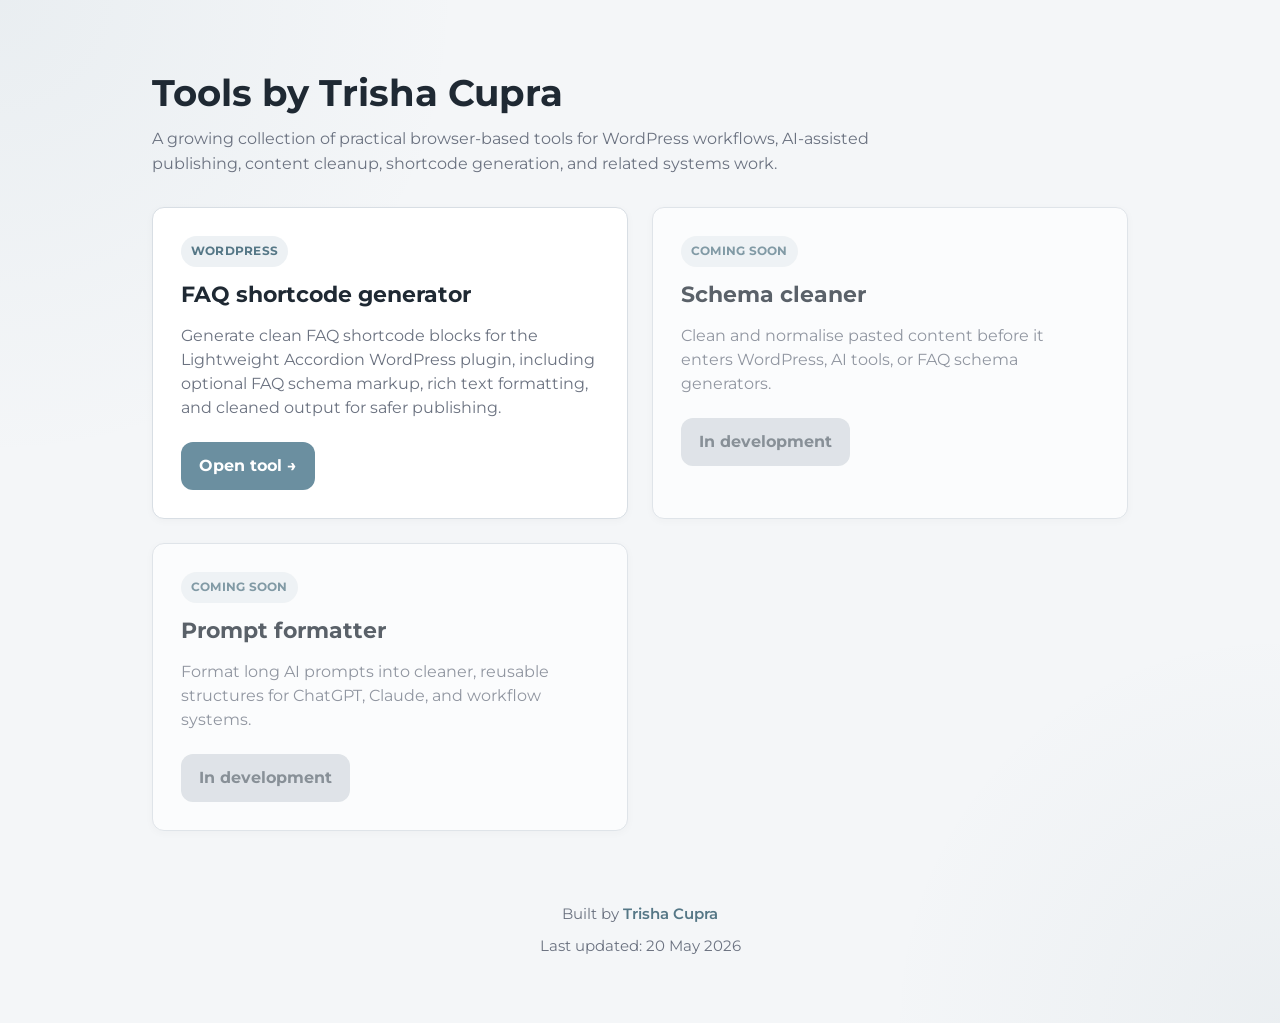
<file: index.html>
<!DOCTYPE html>
<html lang="en">
<head>
  <meta charset="UTF-8" />
  <meta name="viewport" content="width=device-width, initial-scale=1.0" />

  <title>Tools by Trisha Cupra | Practical Tools for WordPress & AI Workflows</title>

  <meta name="description" content="A growing collection of practical browser-based tools by Trisha Cupra for WordPress workflows, AI-assisted content creation, schema generation, and cleaner publishing systems.">
  <meta name="author" content="Trisha Cupra">

  <meta property="og:title" content="Tools by Trisha Cupra">
  <meta property="og:description" content="Practical browser-based tools for WordPress, AI workflows, schema generation, and content systems.">
  <meta property="og:type" content="website">
  <meta property="og:url" content="https://tools.tcupra.com/">

  <meta name="twitter:card" content="summary_large_image">
  <meta name="twitter:title" content="Tools by Trisha Cupra">
  <meta name="twitter:description" content="Practical browser-based tools for WordPress and AI-assisted publishing workflows.">

  <link rel="canonical" href="https://tools.tcupra.com/">

  <link rel="preconnect" href="https://fonts.googleapis.com">
  <link rel="preconnect" href="https://fonts.gstatic.com" crossorigin>

  <link href="https://fonts.googleapis.com/css2?family=Montserrat:wght@400;500;600;700&display=swap" rel="stylesheet">

  <link rel="stylesheet" href="/style.css">
</head>

<body class="home">
  <div class="container">
    <h1>Tools by Trisha Cupra</h1>

    <p class="intro">
      A growing collection of practical browser-based tools for WordPress workflows, AI-assisted publishing, content cleanup, shortcode generation, and related systems work.
    </p>

    <div class="tools-grid">
      <article class="tool-card">
        <div class="tag">WordPress</div>

        <h2>FAQ shortcode generator</h2>

        <p>
          Generate clean FAQ shortcode blocks for the Lightweight Accordion WordPress plugin, including optional FAQ schema markup, rich text formatting, and cleaned output for safer publishing.
        </p>

        <a class="tool-link" href="/faq-shortcode-generator/">
          Open tool →
        </a>
      </article>

      <article class="tool-card coming-soon">
        <div class="tag">Coming soon</div>

        <h2>Schema cleaner</h2>

        <p>
          Clean and normalise pasted content before it enters WordPress, AI tools, or FAQ schema generators.
        </p>

        <span class="tool-link">
          In development
        </span>
      </article>

      <article class="tool-card coming-soon">
        <div class="tag">Coming soon</div>

        <h2>Prompt formatter</h2>

        <p>
          Format long AI prompts into cleaner, reusable structures for ChatGPT, Claude, and workflow systems.
        </p>

        <span class="tool-link">
          In development
        </span>
      </article>
    </div>

    <footer class="site-footer">
      <p>
        Built by
        <a href="https://tcupra.com/" target="_blank" rel="noopener noreferrer">
          Trisha Cupra
        </a>
      </p>

      <p>
        Last updated: 20 May 2026
      </p>
    </footer>
  </div>
</body>
</html>
</file>
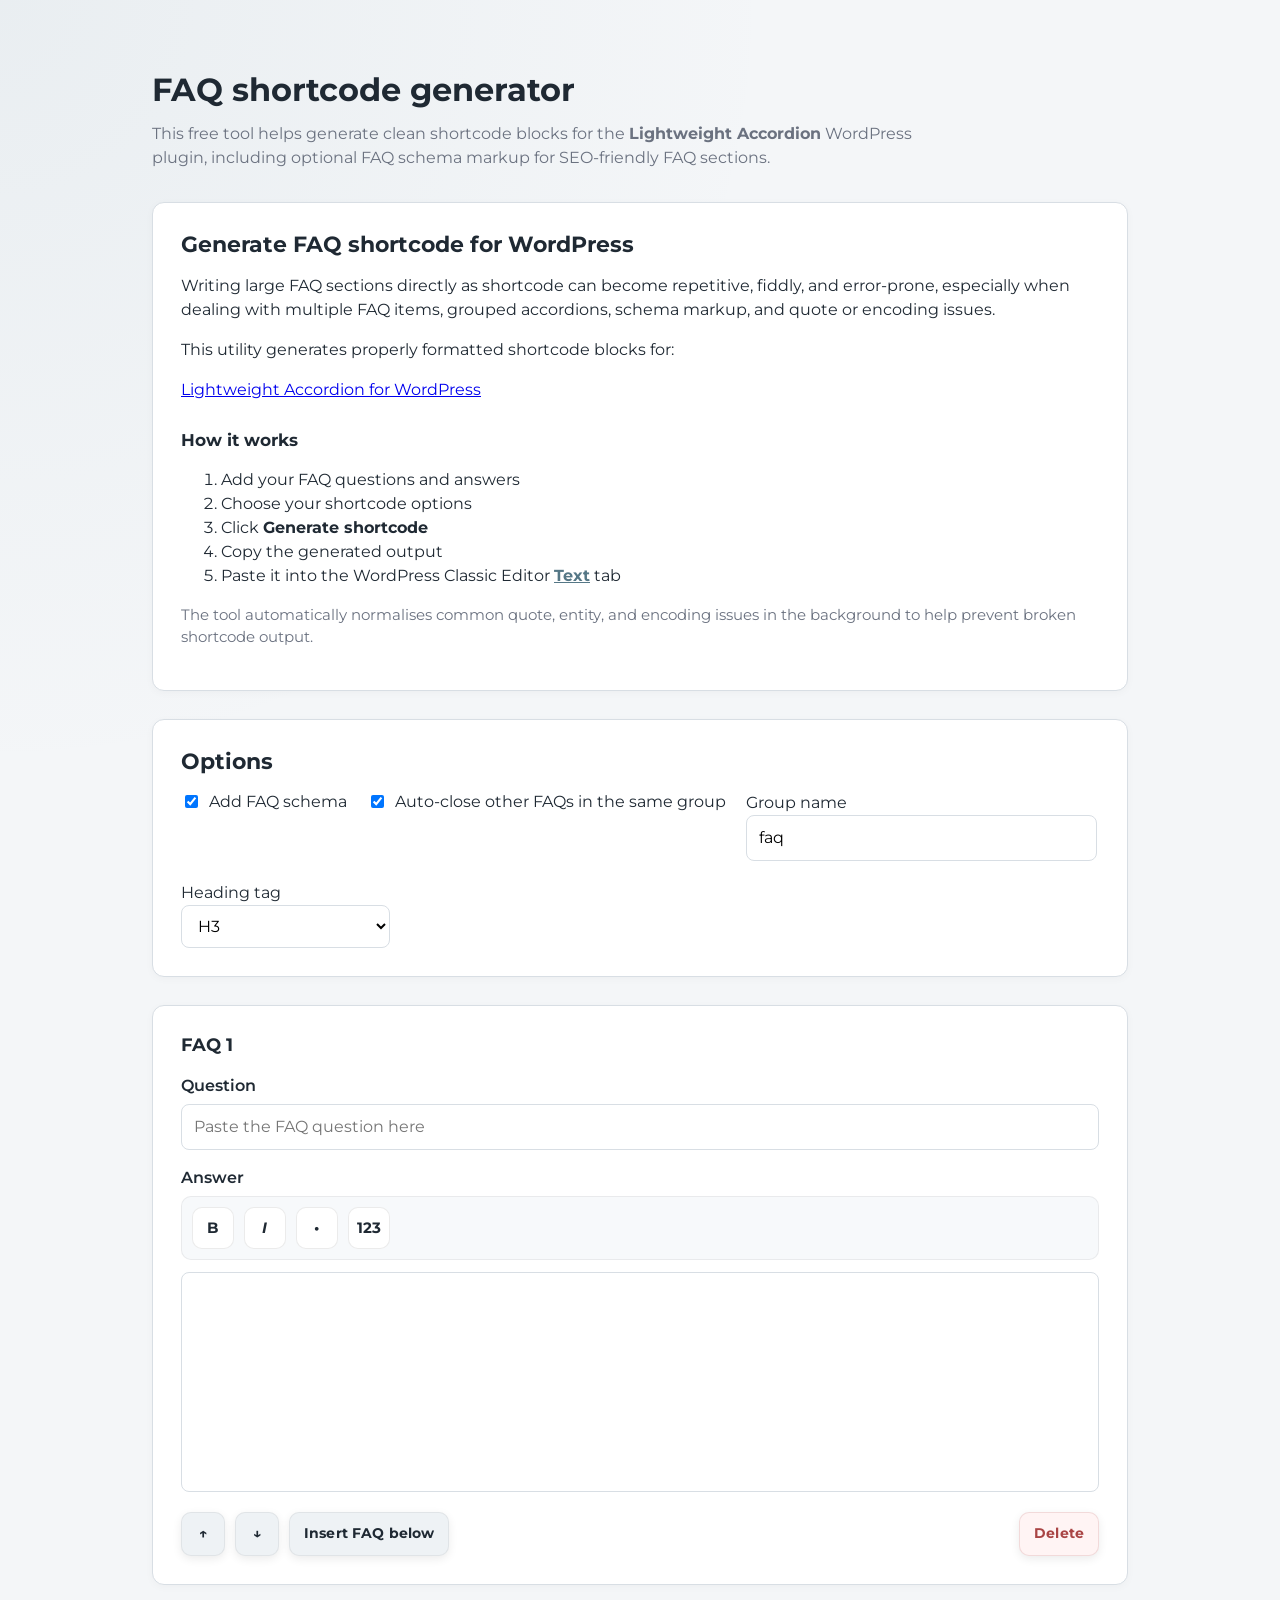
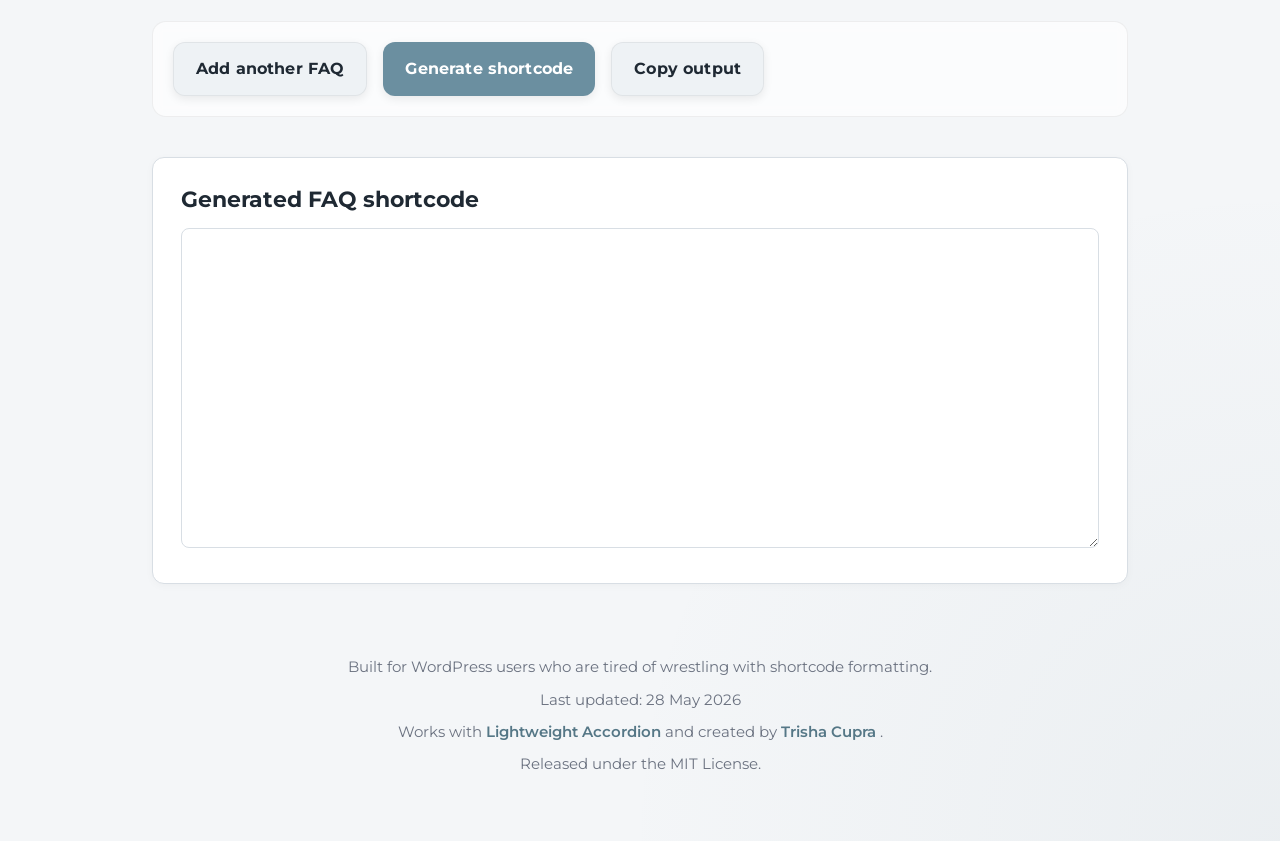
<file: faq-shortcode-generator/index.html>
<!DOCTYPE html>
<html lang="en">
<head>
  <meta charset="UTF-8" />
  <meta name="viewport" content="width=device-width, initial-scale=1.0" />

  <title>FAQ Shortcode Generator for Lightweight Accordion | Trisha Cupra</title>

  <meta name="description" content="Generate clean FAQ shortcode blocks for the Lightweight Accordion WordPress plugin, including optional FAQ schema markup and cleaned rich text formatting.">
  <meta name="keywords" content="FAQ shortcode generator, Lightweight Accordion, WordPress FAQ plugin, FAQ schema generator, shortcode tool, WordPress accordion FAQ">
  <meta name="author" content="Trisha Cupra">

  <meta property="og:title" content="FAQ Shortcode Generator for Lightweight Accordion">
  <meta property="og:description" content="Generate clean FAQ shortcode blocks for WordPress with optional FAQ schema markup and cleaned formatting.">
  <meta property="og:type" content="website">
  <meta property="og:url" content="https://tools.tcupra.com/faq-shortcode-generator/">

  <meta name="twitter:card" content="summary_large_image">
  <meta name="twitter:title" content="FAQ Shortcode Generator for Lightweight Accordion">
  <meta name="twitter:description" content="Generate clean FAQ shortcode blocks for WordPress with optional FAQ schema markup.">

  <link rel="canonical" href="https://tools.tcupra.com/faq-shortcode-generator/">

  <link rel="preconnect" href="https://fonts.googleapis.com">
  <link rel="preconnect" href="https://fonts.gstatic.com" crossorigin>

  <link href="https://fonts.googleapis.com/css2?family=Montserrat:wght@400;500;600;700&display=swap" rel="stylesheet">

  <link rel="stylesheet" href="/style.css">
</head>

<body class="tool-page faq-shortcode-generator">
  <div class="container">
    <h1>FAQ shortcode generator</h1>

    <p class="intro">
      This free tool helps generate clean shortcode blocks for the <strong>Lightweight Accordion</strong> WordPress plugin, including optional FAQ schema markup for SEO-friendly FAQ sections.
    </p>

    <div class="card">
      <h2>Generate FAQ shortcode for WordPress</h2>
      <p>Writing large FAQ sections directly as shortcode can become repetitive, fiddly, and error-prone, especially when dealing with multiple FAQ items, grouped accordions, schema markup, and quote or encoding issues.</p>
      <p>This utility generates properly formatted shortcode blocks for:</p>
      <p><a href="https://wordpress.org/plugins/lightweight-accordion/" target="_blank" rel="noopener noreferrer">Lightweight Accordion for WordPress</a></p>
      <h3>How it works</h3>
      <ol>
        <li>Add your FAQ questions and answers</li>
        <li>Choose your shortcode options</li>
        <li>Click <strong>Generate shortcode</strong></li>
        <li>Copy the generated output</li>
        <li>Paste it into the WordPress Classic Editor <strong><span class="inline-image-link" id="openTextTabModal">Text</span></strong> tab</li>
      </ol>
      <p class="muted">The tool automatically normalises common quote, entity, and encoding issues in the background to help prevent broken shortcode output.</p>
    </div>

    <div class="card">
      <h2>Options</h2>
      <div class="options-row">
        <label class="checkbox-label"><input type="checkbox" id="includeSchema" checked> Add FAQ schema</label>
        <label class="checkbox-label"><input type="checkbox" id="includeGroup" checked> Auto-close other FAQs in the same group</label>
        <label>Group name <input type="text" id="groupName" value="faq"></label>
        <label>Heading tag
          <select id="headingTag">
            <option value="h3" selected>H3</option>
            <option value="h2">H2</option>
            <option value="h4">H4</option>
            <option value="">Default</option>
          </select>
        </label>
      </div>
    </div>

    <div id="faqContainer"></div>
    <div id="validationError" class="validation-error"></div>

    <div class="actions">
      <button type="button" class="secondary" id="addFaqBtn">Add another FAQ</button>
      <button type="button" id="generateBtn">Generate shortcode</button>
      <button type="button" class="secondary" id="copyBtn">Copy output</button>
    </div>

    <div class="card">
      <h2>Generated FAQ shortcode</h2>
      <textarea id="output" class="output" readonly></textarea>
    </div>

    <footer class="site-footer">
      <p>
        Built for WordPress users who are tired of wrestling with shortcode formatting.
      </p>

      <p>
        Last updated: 28 May 2026
      </p>

      <p>
        Works with
        <a href="https://wordpress.org/plugins/lightweight-accordion/" target="_blank" rel="noopener noreferrer">
          Lightweight Accordion
        </a>
        and created by
        <a href="https://tcupra.com" target="_blank" rel="noopener noreferrer">
          Trisha Cupra
        </a>.
      </p>

      <p>
        Released under the MIT License.
      </p>
    </footer>
  </div>

  <div class="image-modal" id="textTabModal" aria-hidden="true">
    <div class="image-modal-content" role="dialog" aria-modal="true" aria-label="WordPress Classic Editor Text tab reminder">
      <button type="button" class="close-modal" id="closeTextTabModal" aria-label="Close image modal">×</button>

      <div class="modal-note">
        <p>
          <strong>Important:</strong> Paste generated FAQ shortcode into the WordPress Classic Editor <strong>Text</strong> tab, not the <strong>Visual</strong> tab.
        </p>

        <p>
          The Visual editor may automatically alter shortcode formatting and affect FAQ schema output.
        </p>
      </div>

      <img
        src="images/wp-classic-editor-tabs.png"
        alt="WordPress Classic Editor showing the Visual tab and Text tab, with a reminder to paste generated shortcodes into the Text tab."
      >
    </div>
  </div>

  <template id="faqTemplate">
    <div class="card faq-card">
      <h2></h2>
      <div class="field">
        <label>Question</label>
        <input type="text" class="question" placeholder="Paste the FAQ question here">
      </div>
      <div class="field">
        <label>Answer</label>
        <div class="editor-toolbar">
          <button type="button" class="toolbar-btn" data-command="bold" title="Bold" aria-label="Bold"><strong>B</strong></button>
          <button type="button" class="toolbar-btn" data-command="italic" title="Italic" aria-label="Italic"><em>I</em></button>
          <button type="button" class="toolbar-btn" data-command="insertUnorderedList" title="Bullet list" aria-label="Bullet list">•</button>
          <button type="button" class="toolbar-btn" data-command="insertOrderedList" title="Numbered list" aria-label="Numbered list">123</button>
        </div>
        <div class="answer rich-editor" contenteditable="true"></div>
      </div>

      <div class="faq-controls">
        <button type="button" class="secondary move-up-btn move-btn" title="Move FAQ up">↑</button>
        <button type="button" class="secondary move-down-btn move-btn" title="Move FAQ down">↓</button>
        <button type="button" class="secondary insert-faq-btn">Insert FAQ below</button>
        <button type="button" class="secondary delete-faq-btn" title="Delete FAQ">Delete</button>
      </div>
    </div>
  </template>

  <script>
    document.addEventListener('DOMContentLoaded', () => {
      const faqContainer = document.getElementById('faqContainer');
      const faqTemplate = document.getElementById('faqTemplate');
      let faqCount = 0;

      function decodeEntities(str) {
        const textarea = document.createElement('textarea');
        textarea.innerHTML = str;
        return textarea.value;
      }

      function normaliseText(value) {
        if (!value) return '';

        value = decodeEntities(value);

        return value
          .replace(/[‘’]/g, "'")
          .replace(/[“”]/g, '"')
          .replace(/[–—]/g, '-')
          .replace(/…/g, '...')
          .replace(/\u00A0/g, ' ');
      }

      function escapeAttribute(value) {
        return normaliseText(value)
          .replace(/&/g, '&amp;')
          .replace(/"/g, '&quot;')
          .replace(/</g, '&lt;')
          .replace(/>/g, '&gt;')
          .replace(/\[/g, '&#91;')
          .replace(/\]/g, '&#93;');
      }

      function unwrapElement(el) {
        const parent = el.parentNode;
        while (el.firstChild) parent.insertBefore(el.firstChild, el);
        parent.removeChild(el);
      }

      function cleanEditorHtml(html) {
        if (!html) return '';

        const temp = document.createElement('div');
        temp.innerHTML = html;

        temp.querySelectorAll('img').forEach((img) => img.remove());

        temp.querySelectorAll('b').forEach((el) => {
          const strong = document.createElement('strong');
          strong.innerHTML = el.innerHTML;
          el.replaceWith(strong);
        });

        temp.querySelectorAll('i').forEach((el) => {
          const em = document.createElement('em');
          em.innerHTML = el.innerHTML;
          el.replaceWith(em);
        });

        const allowedTags = new Set(['P', 'BR', 'STRONG', 'EM', 'UL', 'OL', 'LI', 'A', 'BLOCKQUOTE', 'CODE']);
        const blockedLinkPatterns = [/google\.com\/aclk/i, /gclid=/i, /doubleclick/i, /googleadservices/i];

        Array.from(temp.querySelectorAll('*')).forEach((el) => {
          const tag = el.tagName;

          if (!allowedTags.has(tag)) {
            unwrapElement(el);
            return;
          }

          Array.from(el.attributes).forEach((attr) => {
            const allowed = tag === 'A' ? ['href', 'target', 'rel'] : [];
            if (!allowed.includes(attr.name)) el.removeAttribute(attr.name);
          });

          if (tag === 'A') {
            const href = el.getAttribute('href') || '';
            const blocked = blockedLinkPatterns.some((pattern) => pattern.test(href));

            if (!href.trim() || blocked) {
              el.replaceWith(document.createTextNode(el.textContent || ''));
              return;
            }

            el.setAttribute('target', '_blank');
            el.setAttribute('rel', 'noopener noreferrer');
          }
        });

        Array.from(temp.querySelectorAll('li')).forEach((li) => {
          const parent = li.parentElement;
          if (!parent || !['UL', 'OL'].includes(parent.tagName)) {
            const wrapper = document.createElement('ul');
            li.parentNode.insertBefore(wrapper, li);
            wrapper.appendChild(li);
          }
        });

        Array.from(temp.querySelectorAll('p, blockquote')).forEach((el) => {
          const text = el.textContent.trim().toLowerCase();
          if (!text && !el.querySelector('br')) el.remove();
          if (text === 'sponsored result' || text === 'ad' || text === 'advertisement') el.remove();
        });

        Array.from(temp.querySelectorAll('ul, ol')).forEach((list) => {
          if (!list.querySelector('li')) list.remove();
        });

        let cleaned = temp.innerHTML;

        cleaned = decodeEntities(cleaned);

        return normaliseText(cleaned)
          .replace(/<\/a>\s*<a/gi, '</a> <a')
          .replace(/(<br\s*\/?>\s*){2,}/gi, '<br>')
          .replace(/&nbsp;/gi, ' ')
          .replace(/\s{2,}/g, ' ')
          .trim();
      }

      function renumberFaqs() {
        document.querySelectorAll('.faq-card').forEach((card, index) => {
          card.querySelector('h2').textContent = `FAQ ${index + 1}`;
        });

        faqCount = document.querySelectorAll('.faq-card').length;
      }

      function createFaqElement() {
        const wrapper = document.createElement('div');
        wrapper.appendChild(faqTemplate.content.cloneNode(true));
        return wrapper.firstElementChild;
      }

      function addFaq() {
        const faq = createFaqElement();
        faqContainer.appendChild(faq);
        renumberFaqs();
      }

      function insertFaqAfter(card) {
        const faq = createFaqElement();
        card.insertAdjacentElement('afterend', faq);
        renumberFaqs();
      }

      function moveFaqUp(card) {
        const previous = card.previousElementSibling;

        if (!previous || !previous.classList.contains('faq-card')) {
          return;
        }

        faqContainer.insertBefore(card, previous);
        renumberFaqs();
      }

      function moveFaqDown(card) {
        const next = card.nextElementSibling;

        if (!next || !next.classList.contains('faq-card')) {
          return;
        }

        faqContainer.insertBefore(next, card);
        renumberFaqs();
      }

      function deleteFaq(card) {
        const totalFaqs = document.querySelectorAll('.faq-card').length;

        if (totalFaqs <= 1) {
          alert('You must keep at least one FAQ block.');
          return;
        }

        card.remove();
        renumberFaqs();
      }

      function showValidation(message, row) {
        const validationBox = document.getElementById('validationError');
        validationBox.textContent = message;
        validationBox.style.display = 'block';
        if (row) row.querySelector('.question')?.classList.add('question-error');
      }

      function clearValidation() {
        const validationBox = document.getElementById('validationError');
        validationBox.textContent = '';
        validationBox.style.display = 'none';
        document.querySelectorAll('.question').forEach((field) => field.classList.remove('question-error'));
      }

      function generateShortcode() {
        clearValidation();
        const output = [];
        let hasValidationError = false;

        document.querySelectorAll('.faq-card').forEach((row) => {
          const question = normaliseText(row.querySelector('.question')?.value?.trim() || '');
          const answer = cleanEditorHtml(row.querySelector('.answer')?.innerHTML?.trim() || '');

          if (!question && !answer) return;

          if (!question) {
            showValidation('Each FAQ needs a question before shortcode can be generated.', row);
            hasValidationError = true;
            return;
          }

          if (!answer) {
            showValidation('Each FAQ needs an answer before shortcode can be generated.', row);
            hasValidationError = true;
            return;
          }

          const attrs = [`title="${escapeAttribute(question)}"`];

          if (document.getElementById('includeSchema').checked) attrs.push('schema="faq"');

          if (document.getElementById('includeGroup').checked) {
            const group = document.getElementById('groupName').value.trim() || 'faq';
            attrs.push(`group="${escapeAttribute(group)}"`);
          }

          const headingTag = document.getElementById('headingTag').value;
          if (headingTag) attrs.push(`title_tag="${headingTag}"`);

          output.push(`[lightweight-accordion ${attrs.join(' ')}]\n${answer}\n[/lightweight-accordion]`);
        });

        if (hasValidationError) return;

        if (!output.length) {
          showValidation('Add at least one FAQ question and answer before generating shortcode.');
          return;
        }

        document.getElementById('output').value = output.join('\n\n');
      }

      document.getElementById('generateBtn').addEventListener('click', generateShortcode);
      document.getElementById('addFaqBtn').addEventListener('click', addFaq);

      faqContainer.addEventListener('click', (event) => {
        const card = event.target.closest('.faq-card');

        if (!card) return;

        if (event.target.closest('.delete-faq-btn')) {
          event.preventDefault();
          event.stopPropagation();
          deleteFaq(card);
          return;
        }

        if (event.target.closest('.insert-faq-btn')) {
          event.preventDefault();
          event.stopPropagation();
          insertFaqAfter(card);
          return;
        }

        if (event.target.closest('.move-up-btn')) {
          event.preventDefault();
          event.stopPropagation();
          moveFaqUp(card);
          return;
        }

        if (event.target.closest('.move-down-btn')) {
          event.preventDefault();
          event.stopPropagation();
          moveFaqDown(card);
          return;
        }
      });

      document.addEventListener('click', (event) => {
        const button = event.target.closest('.toolbar-btn');
        if (!button) return;
        event.preventDefault();
        document.execCommand(button.dataset.command, false, null);
      });

      document.addEventListener('paste', (event) => {
        const editor = event.target.closest('.answer');
        if (!editor) return;

        const clipboard = event.clipboardData;
        if (!clipboard) return;

        const hasImage = Array.from(clipboard.items).some((item) => item.type.startsWith('image/'));
        if (hasImage) {
          event.preventDefault();
          alert('Images are not supported in FAQ answers. Paste text or links only.');
        }
      });

      document.getElementById('copyBtn').addEventListener('click', async () => {
        const output = document.getElementById('output');
        try {
          await navigator.clipboard.writeText(output.value);
        } catch (err) {
          output.select();
          document.execCommand('copy');
        }
      });

      const textTabLink = document.getElementById('openTextTabModal');
      const textTabModal = document.getElementById('textTabModal');
      const closeTextTabModal = document.getElementById('closeTextTabModal');

      if (textTabLink && textTabModal) {
        textTabLink.addEventListener('click', () => {
          textTabModal.classList.add('active');
        });
      }

      if (closeTextTabModal && textTabModal) {
        closeTextTabModal.addEventListener('click', () => {
          textTabModal.classList.remove('active');
        });

        textTabModal.addEventListener('click', (event) => {
          if (event.target === textTabModal) {
            textTabModal.classList.remove('active');
          }
        });
      }

      document.addEventListener('keydown', (event) => {
        if (event.key === 'Escape') {
          textTabModal?.classList.remove('active');
        }
      });

      addFaq();
    });
  </script>
</body>
</html>
</file>
<file: style.css>
:root {
  --bg: #f4f6f8;
  --card: #ffffff;
  --border: #d8dee4;
  --text: #1f2933;
  --muted: #6b7280;
  --accent: #6b8fa0;
  --accent-dark: #557786;
  --warning-bg: #fff8e8;
  --warning-border: #efd89f;
  --warning-text: #72520f;
  --radius: 12px;
}

/* =========================
   GLOBAL RESET
========================= */

* {
  box-sizing: border-box;
}

/* =========================
   GLOBAL LAYOUT
========================= */

body {
  overflow-x: hidden;
  margin: 0;
  padding: 48px 24px;
  background-color: var(--bg);
  background-image:
    radial-gradient(circle at top left, rgba(107, 143, 160, 0.08), transparent 28%),
    radial-gradient(circle at bottom right, rgba(85, 119, 134, 0.06), transparent 24%);
  color: var(--text);
  font-family: "Montserrat", -apple-system, BlinkMacSystemFont, "Segoe UI", Roboto, sans-serif;
  line-height: 1.5;
}

.container {
  width: 100%;
  max-width: 1120px;
  margin: 0 auto;
  padding-left: 72px;
  padding-right: 72px;
}

/* =========================
   TYPOGRAPHY
========================= */

h1 {
  padding-top: 24px;
  margin: 0 0 12px;
  font-size: 2rem;
  line-height: 1.15;
}

h2 {
  margin: 0 0 16px;
  font-size: 1.35rem;
  line-height: 1.25;
}

h3 {
  margin: 28px 0 12px;
  font-size: 1.05rem;
  line-height: 1.3;
}

p {
  margin-top: 0;
}

.intro {
  color: var(--muted);
  max-width: 760px;
  margin: 0 0 32px;
  font-size: 1.02rem;
}

.muted {
  color: var(--muted);
  font-size: 0.92rem;
}

/* =========================
   CARDS
========================= */

.card,
.tool-card {
  background: var(--card);
  border: 1px solid var(--border);
  border-radius: var(--radius);
  padding: 28px;
  box-shadow: 0 2px 8px rgba(0, 0, 0, 0.03);
}

.card {
  margin-bottom: 28px;
}

.tool-card {
  transition:
    transform 0.14s ease,
    box-shadow 0.14s ease,
    border-color 0.14s ease;
}

.tool-card:hover {
  transform: translateY(-2px);
  border-color: rgba(107, 143, 160, 0.35);
  box-shadow: 0 10px 24px rgba(0, 0, 0, 0.08);
}

.tool-card p {
  color: var(--muted);
  margin-bottom: 22px;
}

.tip-card {
  border-color: var(--warning-border);
  background: linear-gradient(180deg, #fffaf0 0%, #ffffff 100%);
}

.tip-label,
.tag {
  display: inline-block;
  margin-bottom: 14px;
  padding: 6px 10px;
  border-radius: 999px;
  font-size: 0.78rem;
  font-weight: 700;
  letter-spacing: 0.02em;
  text-transform: uppercase;
}

.tip-label {
  background: rgba(239, 216, 159, 0.45);
  color: var(--warning-text);
}

.tag {
  background: rgba(107, 143, 160, 0.12);
  color: var(--accent-dark);
}

/* =========================
   BUTTONS AND LINKS
========================= */

button,
.tool-link {
  font: inherit;
  font-weight: 700;
  border-radius: 12px;
  cursor: pointer;
  transition:
    transform 0.12s ease,
    box-shadow 0.12s ease,
    background 0.12s ease;
}

button {
  appearance: none;
  border: none;
  background: var(--accent);
  color: white;
  padding: 14px 22px;
  letter-spacing: 0.01em;
  box-shadow: 0 3px 10px rgba(0, 0, 0, 0.08);
}

button:hover {
  background: var(--accent-dark);
  transform: translateY(-1px);
  box-shadow: 0 6px 14px rgba(0, 0, 0, 0.12);
}

button.secondary {
  background: #eef2f5;
  color: var(--text);
  border: 1px solid rgba(0, 0, 0, 0.06);
}

.tool-link {
  display: inline-flex;
  align-items: center;
  gap: 8px;
  text-decoration: none;
  background: var(--accent);
  color: white;
  padding: 12px 18px;
}

.tool-link:hover {
  background: var(--accent-dark);
  transform: translateY(-1px);
}

.inline-image-link {
  color: var(--accent-dark);
  font-weight: 700;
  text-decoration: underline;
  cursor: pointer;
}

.inline-image-link:hover {
  color: var(--accent);
}

/* =========================
   FORM ELEMENTS
========================= */

input[type="text"],
select,
textarea,
.rich-editor {
  width: 100%;
  border: 1px solid var(--border);
  border-radius: 8px;
  padding: 10px 12px;
  font: inherit;
  background: white;
}

textarea {
  min-height: 180px;
  resize: vertical;
}

.field {
  margin-bottom: 16px;
}

.field label {
  display: block;
  margin-bottom: 6px;
  font-weight: 600;
}

.options-row {
  display: flex;
  flex-wrap: wrap;
  gap: 20px;
  align-items: flex-start;
  margin-top: 16px;
}

.checkbox-label {
  display: flex;
  align-items: flex-start;
  gap: 8px;
  white-space: normal;
  line-height: 1.35;
}

.checkbox-label input {
  margin-top: 0.25em;
  flex-shrink: 0;
}

.validation-error {
  margin-top: 14px;
  padding: 12px 14px;
  background: #fff1f1;
  border: 1px solid #efc7c7;
  color: #9f2f2f;
  border-radius: 10px;
  font-size: 0.94rem;
  display: none;
}

.question-error {
  border-color: #d96b6b !important;
  background: #fff9f9 !important;
}

/* =========================
   RICH TEXT EDITOR
========================= */

.rich-editor {
  min-height: 220px;
  padding: 14px;
  overflow-y: auto;
  line-height: 1.6;
}

.rich-editor:focus {
  outline: 2px solid rgba(107, 143, 160, 0.25);
  border-color: var(--accent);
}

.editor-toolbar {
  display: flex;
  flex-wrap: wrap;
  gap: 10px;
  margin-bottom: 12px;
  padding: 10px;
  background: #f7f9fb;
  border: 1px solid rgba(0, 0, 0, 0.06);
  border-radius: 10px;
}

.editor-toolbar button {
  user-select: none;
  width: 42px;
  height: 42px;
  padding: 0;
  border-radius: 10px;
  font-size: 0.95rem;
  background: white;
  color: var(--text);
  border: 1px solid rgba(0, 0, 0, 0.08);
  box-shadow: none;
  display: flex;
  align-items: center;
  justify-content: center;
}

.editor-toolbar button:hover {
  background: #eef4f7;
  color: var(--accent-dark);
  transform: none;
  box-shadow: none;
}

/* =========================
   FAQ TOOL
========================= */

.faq-card h2 {
  margin: 0 0 18px;
  font-size: 1.1rem;
}

.faq-controls {
  display: flex;
  gap: 10px;
  margin-top: 20px;
  flex-wrap: wrap;
}

.faq-controls button {
  padding: 10px 14px;
  font-size: 0.88rem;
  border-radius: 10px;
}

.faq-controls .move-btn {
  min-width: 44px;
  padding: 10px 12px;
  font-weight: 700;
}

.faq-controls .delete-faq-btn {
  margin-left: auto;
  background: #fff4f4;
  color: #a94444;
  border: 1px solid rgba(169, 68, 68, 0.15);
}

.faq-controls .delete-faq-btn:hover {
  background: #ffeaea;
  color: #8f2d2d;
}

.actions {
  display: flex;
  flex-wrap: wrap;
  gap: 16px;
  margin-top: 36px;
  margin-bottom: 40px;
  padding: 20px;
  background: rgba(255, 255, 255, 0.65);
  border: 1px solid rgba(0, 0, 0, 0.06);
  border-radius: 14px;
  backdrop-filter: blur(6px);
}

.output {
  min-height: 320px;
  font-family: ui-monospace, SFMono-Regular, Menlo, monospace;
  font-size: 0.92rem;
}

/* =========================
   IMAGES AND MODALS
========================= */

.instruction-image {
  display: block;
  width: 100%;
  height: auto;
  margin-top: 20px;
  border: 1px solid var(--border);
  border-radius: 12px;
  background: white;
}

.image-modal {
  position: fixed;
  inset: 0;
  background: rgba(0, 0, 0, 0.72);
  display: flex;
  align-items: center;
  justify-content: center;
  padding: 24px;
  z-index: 9999;
  opacity: 0;
  pointer-events: none;
  transition: opacity 0.18s ease;
}

.image-modal.active {
  opacity: 1;
  pointer-events: auto;
}

.image-modal-content {
  position: relative;
  max-width: 1100px;
  width: 100%;
  background: white;
  border-radius: 16px;
  overflow: hidden;
  box-shadow: 0 20px 50px rgba(0, 0, 0, 0.35);
}

.image-modal img {
  width: 100%;
  height: auto;
  display: block;
  background: white;
}

.modal-note {
  padding: 20px 24px 4px;
  color: var(--text);
  font-size: 0.95rem;
  line-height: 1.55;
}

.modal-note p:last-child {
  margin-bottom: 0;
}

.modal-note strong {
  color: var(--accent-dark);
}

.close-modal {
  position: absolute;
  top: 12px;
  right: 12px;
  width: 40px;
  height: 40px;
  min-width: 40px;
  min-height: 40px;
  padding: 0;
  margin: 0;
  border-radius: 999px;
  border: 1px solid rgba(0, 0, 0, 0.08);
  background: white;
  color: #222;
  font-size: 0;
  cursor: pointer;
  box-shadow: 0 8px 20px rgba(0, 0, 0, 0.18);
  display: grid;
  place-items: center;
  transform: none !important;
  transition:
    background 0.12s ease,
    box-shadow 0.12s ease;
  z-index: 2;
}

.close-modal::before {
  content: "×";
  display: block;
  font-size: 1.45rem;
  font-weight: 700;
  line-height: 1;
  transform: translateY(1px);
}

.close-modal:hover {
  background: #f3f5f7;
  color: #111;
  transform: none !important;
  box-shadow: 0 10px 24px rgba(0, 0, 0, 0.22);
}

/* =========================
   HOMEPAGE
========================= */

.home h1 {
  font-size: 2.3rem;
}

.tools-grid {
  display: grid;
  grid-template-columns: repeat(auto-fit, minmax(320px, 1fr));
  gap: 24px;
}

.coming-soon {
  opacity: 0.72;
}

.coming-soon .tool-link {
  background: #d7dde2;
  color: #5f6973;
  cursor: default;
  pointer-events: none;
}

/* =========================
   FOOTER
========================= */

.site-footer {
  margin-top: 48px;
  padding: 24px 0 8px;
  color: var(--muted);
  font-size: 0.92rem;
  text-align: center;
}

.site-footer p {
  margin: 0 0 10px;
}

.site-footer a {
  color: var(--accent-dark);
  text-decoration: none;
  font-weight: 600;
}

.site-footer a:hover {
  text-decoration: underline;
}

/* =========================
   RESPONSIVE
========================= */

@media (max-width: 900px) {
  .container {
    max-width: 760px;
    padding-left: 40px;
    padding-right: 40px;
  }
}

@media (max-width: 700px) {
  body {
    padding: 24px 14px;
  }

  .container {
    padding-left: 24px;
    padding-right: 24px;
  }

  .card,
  .tool-card {
    padding: 20px;
  }

  .card {
    margin-bottom: 20px;
  }

  .actions {
    padding: 16px;
    margin-top: 24px;
    margin-bottom: 28px;
  }

  .faq-controls .delete-faq-btn {
    margin-left: 0;
  }
}

@media (max-width: 600px) {
  .tools-grid {
    grid-template-columns: 1fr;
  }
}
</file>
